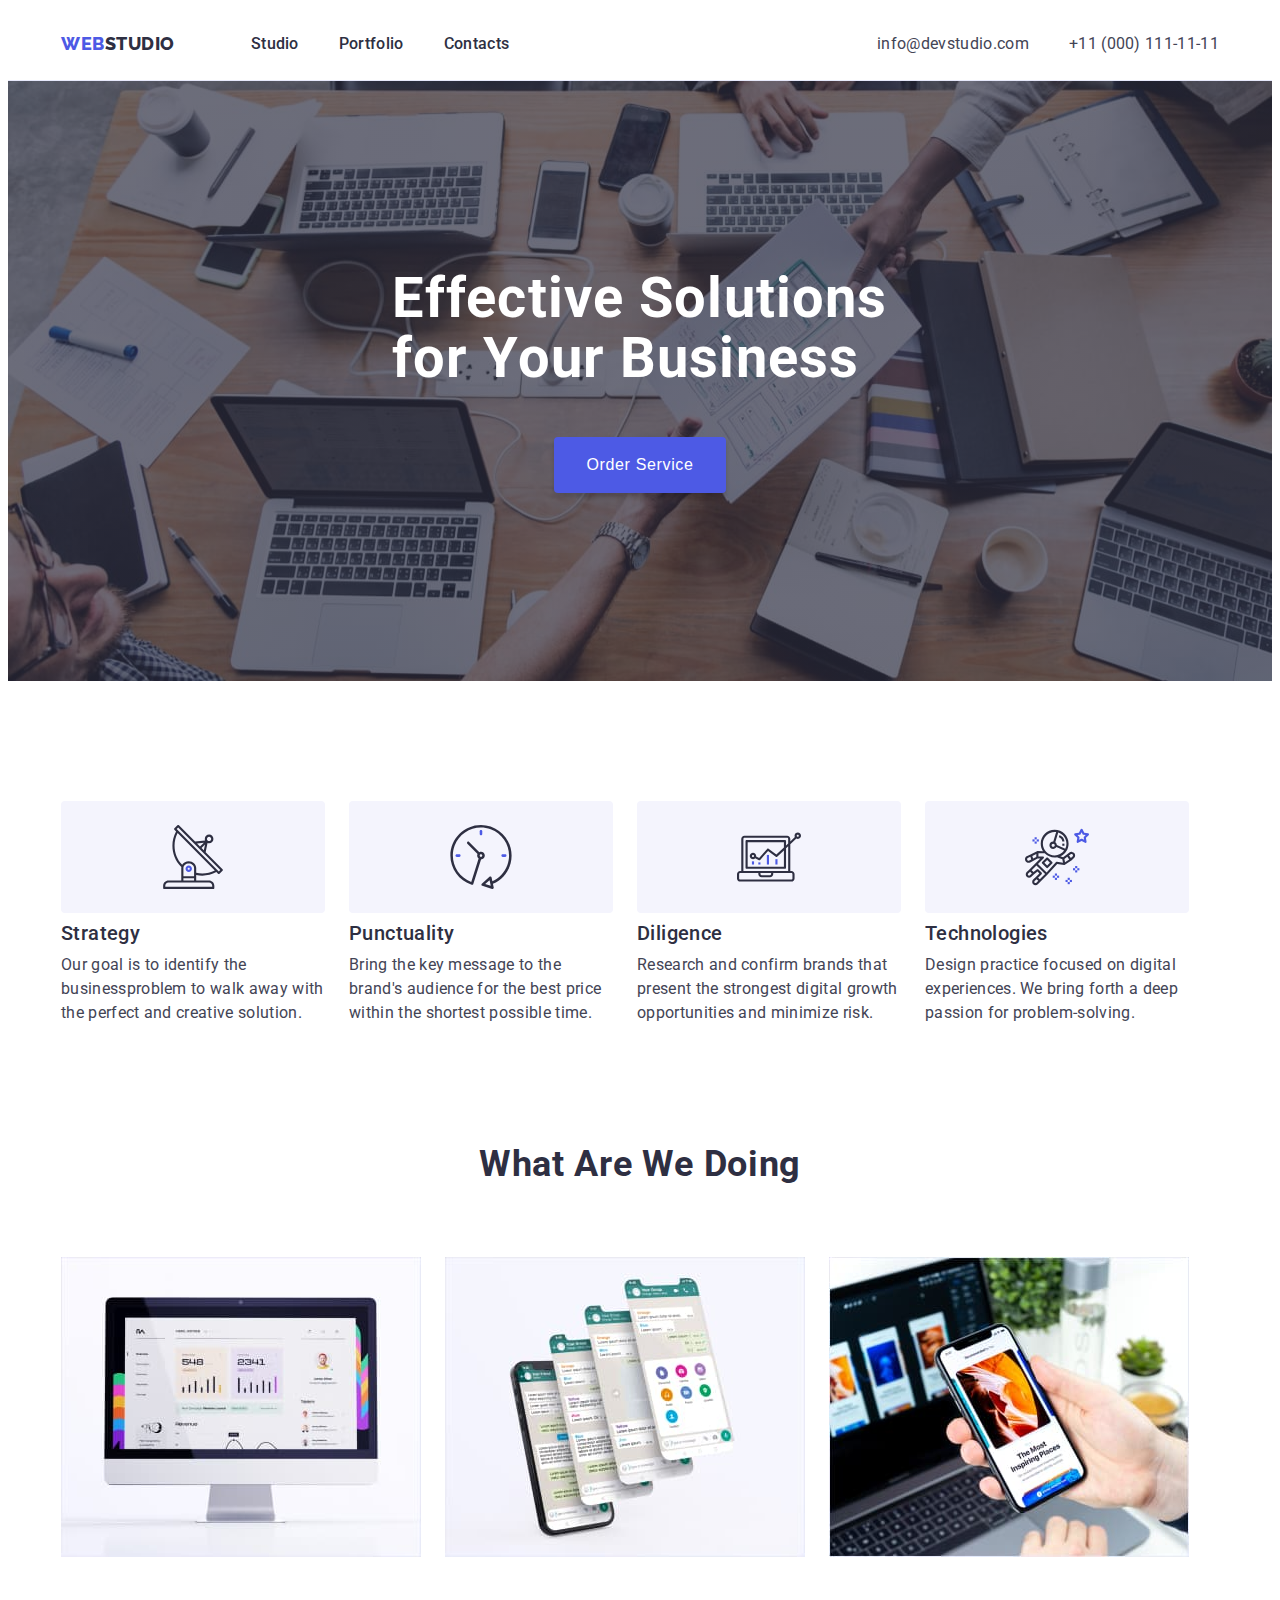
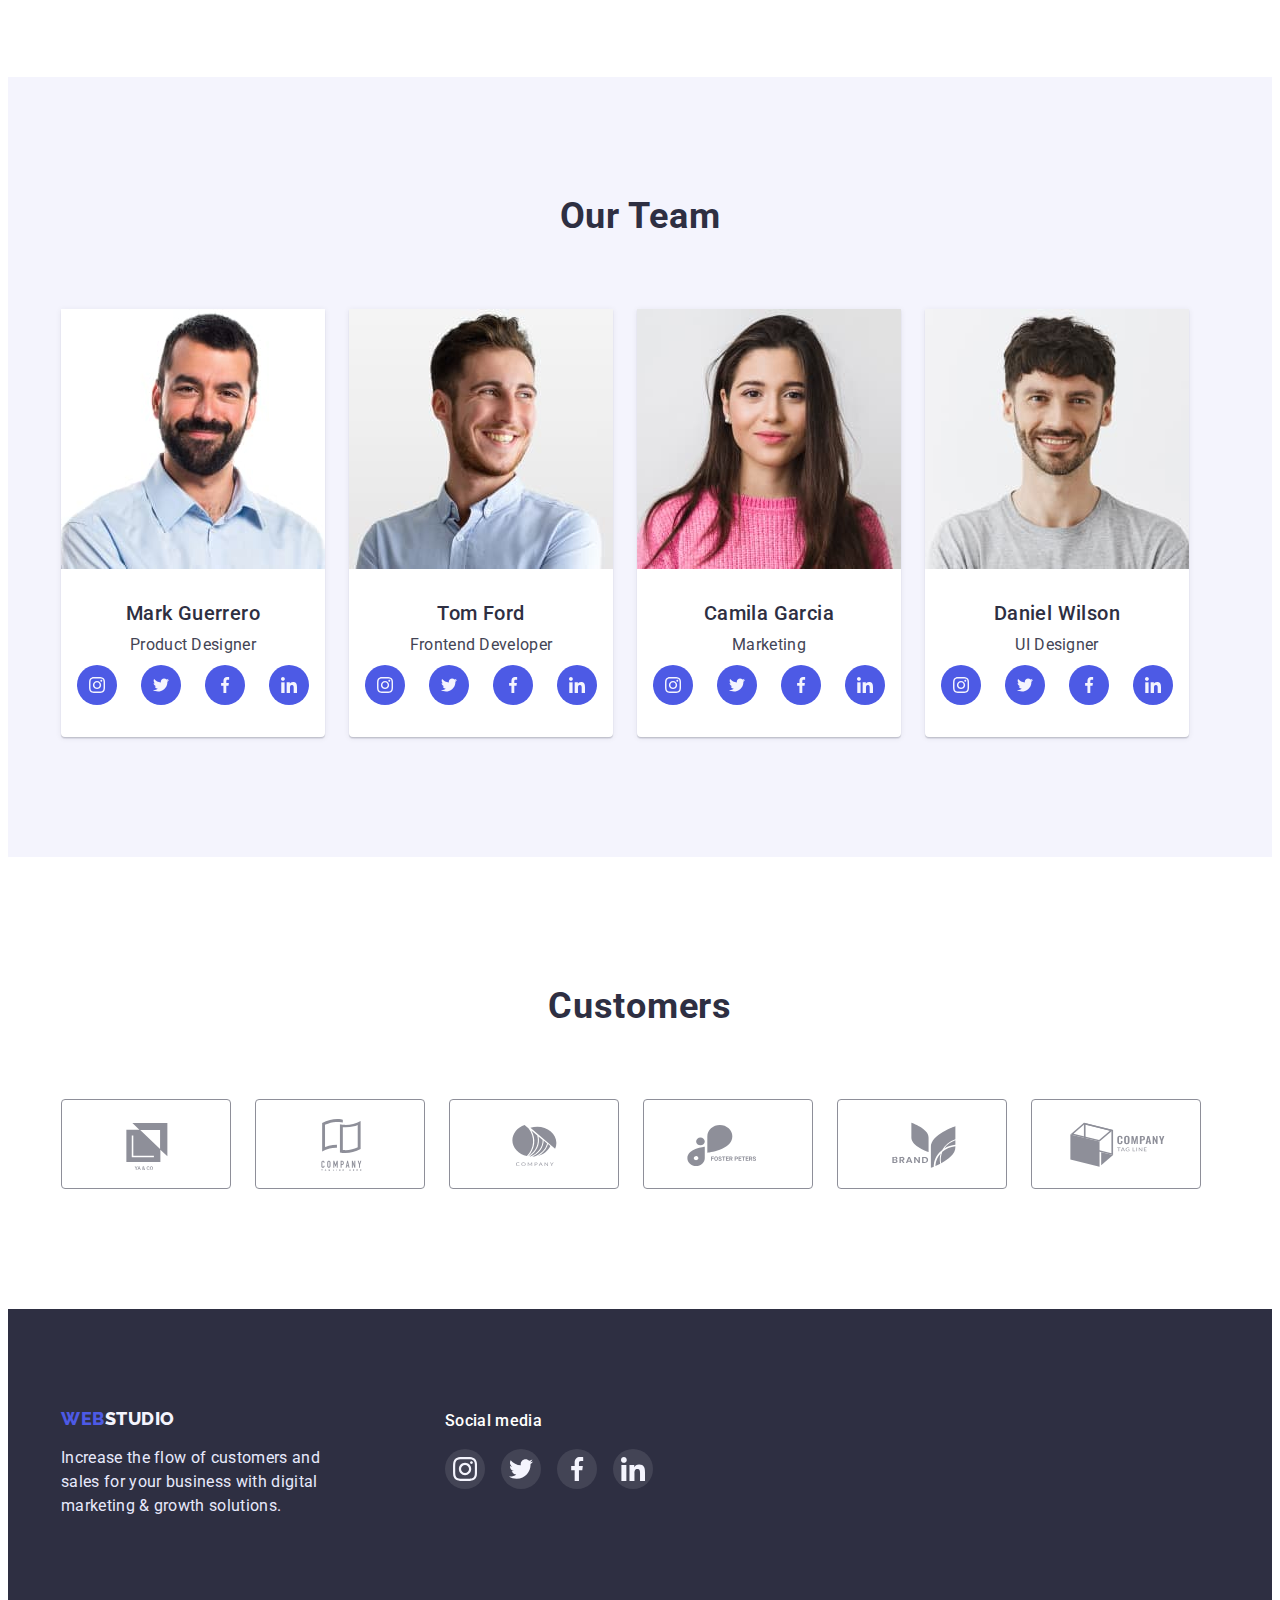
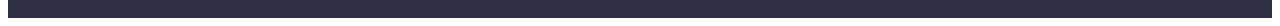
<file: index.html>
<!DOCTYPE html>
<html lang="en">

<head>
  <meta charset="UTF-8">
  <meta http-equiv="X-UA-Compatible" content="IE=edge">
  <meta name="viewport" content="width=device-width, initial-scale=1.0">
  <title>WebStudio</title>
  <link rel="preconnect" href="https://fonts.googleapis.com">
  <link rel="preconnect" href="https://fonts.gstatic.com" crossorigin>
  <link href="https://fonts.googleapis.com/css2?family=Raleway:wght@800&family=Roboto:wght@400;500;700;900&display=swap"
    rel="stylesheet" />
  <link rel="stylesheet" href="https://cdnjs.cloudflare.com/ajax/libs/modern-normalize/1.1.0/modern-normalize.min.css"
      integrity="sha512-wpPYUAdjBVSE4KJnH1VR1HeZfpl1ub8YT/NKx4PuQ5NmX2tKuGu6U/JRp5y+Y8XG2tV+wKQpNHVUX03MfMFn9Q=="
      crossorigin="anonymous" referrerpolicy="no-referrer" />
  
  <link rel="stylesheet" href="./css/styles.css">
</head>

<body>

  <header class="header">
    <div class="container header-container">
    <nav class="header-nav">
      <a class="header-logo link" href="/"><span class="header-logo-web">Web</span>Studio</a>
      <ul class="header-menu list">
        <li class="header-menu-item">
          <a class="header-menu-link link" href="./index.html">Studio</a>
        </li>
        <li class="header-menu-item">
          <a class="header-menu-link link" href="./portfolio.html">Portfolio</a>
        </li>
        <li class="header-menu-item">
          <a class="header-menu-link link" href="#Contacts">Contacts</a>
        </li>
      </ul>
    </nav>
    <address class="address">
      <ul class="address-menu list">
        <li class="address-item">
          <a class="mail link" href="mailto:info@devstudio.com">info@devstudio.com</a>
        </li>
        <li class="address-item">
          <a class="phone-number link" href="tel:+11(000)1111111">+11 (000) 111-11-11</a>
        </li>
      </ul>
    </address>
  </div>
  </header>

  <main>

    <section class="hero">
      <div class="container">
      <h1 class="hero-title">Effective Solutions for Your Business</h1>
      <button class="btn" type="button">Order Service</button>
      </div>
    </section>

    <section class="section">
      <div class="container">
      <h2 class="visually-hidden">features</h2>
      
      <ul class="features-menu list">
        <li class="features-item">
          <div class="features-social-list-link">
            <svg class="features-socisl-list-icon" width="64" height="64">
              <use href="./images/sprite.svg2.svg#icon-antenna-1"></use>
            </svg>
          </div>
          <h3 class="features-title">Strategy</h3>
          <p class="features-text">
            Our goal is to identify the businessproblem to walk away with the
            perfect and creative solution.
          </p>
        </li>
      <li class="features-item">
        <div class="features-social-list-link">
            <svg class="features-socisl-list-icon" width="64" height="64">
              <use href="./images/sprite.svg2.svg#icon-clock-1"></use>
            </svg>
          </div>
          <h3 class="features-title">Punctuality</h3>
          <p class="features-text">
            Bring the key message to the brand's audience for the best price
            within the shortest possible time.
          </p>
        </li>
        <li class="features-item">
          <div class="features-social-list-link">
            <svg class="features-socisl-list-icon" width="64" height="64">
              <use href="./images/sprite.svg2.svg#icon-diagram-1"></use>
            </svg>
          </div>
          <h3 class="features-title">Diligence</h3>
          <p class="features-text">
            Research and confirm brands that present the strongest digital
            growth opportunities and minimize risk.
          </p>
        </li>
        <li class="features-item">
          <div class="features-social-list-link">
            <svg class="features-socisl-list-icon" width="64" height="64">
              <use href="./images/sprite.svg2.svg#icon-astronaut-1"></use>
            </svg>
          </div>
          <h3 class="features-title">Technologies</h3>
          <p class="features-text">
            Design practice focused on digital experiences. We bring forth a
            deep passion for problem-solving.
          </p>
        </li>
      </ul>
    </div>
    </section>

    <section class="product">
      <div class="container">
      <h2 class="title">What are we doing</h2>
      <ul class="product-menu">
        <li class="product-item list">
          <img class="product-foto" src="./images/section2(1)/monitor.img.1.jpg" alt="monitor" width="360"
            height="300" />
        </li>
        <li class="product-item list">
          <img class="product-foto" src="./images/section2(1)/phone.img.2.jpg" alt="phone" width="360" height="300" />
        </li>
        <li class="product-item list">
          <img class="product-foto" src="./images/section2(1)/phone.img.3.jpg" alt="phone" width="360" height="300" />
        </li>
      </ul>
    </div>
    </section>

    <section class="team-section section">
      <div class="container">
      <h2 class="title">Our Team</h2>
      <ul class="team-menu foto">
        <li class="team-item list">
          <img class="team-foto" src="./images/section3(1)/mark-guerrero.img.jpg" alt="photos of employees" width="264"
            height="260" />
            <div class="team-description">
          <h3 class="team-title-foto">Mark Guerrero</h3>
          <p class="team-text">Product Designer</p>
          <ul class="social-list list">
            <li class="social-list-item">
              <a href="" class="social-list-link">
                <svg class="social-list-icon" width="16" height="16" >
                  <use href="./images/sprite.svg2.svg#icon-instagram-2"></use>
                </svg>
              </a>
            </li>
            <li class="social-list-item">
              <a href="" class="social-list-link">
                <svg class="social-list-icon" width="16" height="16" >
                  <use href="./images/sprite.svg2.svg#icon-twitter-1"></use>
                </svg>
              </a>
            </li>
            <li class="social-list-item">
              <a href="" class="social-list-link">
                <svg class="social-list-icon" width="16" height="16" >
                  <use href="./images/sprite.svg2.svg#icon-facebook-1"></use>
                </svg>
              </a>
            </li>
            <li class="social-list-item">
              <a href="" class="social-list-link">
                <svg class="social-list-icon" width="16" height="16" >
                  <use href="./images/sprite.svg2.svg#icon-linkedin-1"></use>
                </svg>
              </a>
            </li>
          </ul>
        </div>
        </li>
        <li class="team-item list">
          <img class="team-foto" src="./images/section3(1)/tom-ford.img.jpg" alt="photos of employees" width="264"
            height="260" />
            <div class="team-description">
          <h3 class="team-title-foto">Tom Ford</h3>
          <p class="team-text">Frontend Developer</p>
          <ul class="social-list list">
            <li class="social-list-item">
              <a href="" class="social-list-link">
                <svg class="social-list-icon" width="16" height="16">
                  <use href="./images/sprite.svg2.svg#icon-instagram-2"></use>
                </svg>
              </a>
            </li>
            <li class="social-list-item">
              <a href="" class="social-list-link">
                <svg class="social-list-icon" width="16" height="16">
                  <use href="./images/sprite.svg2.svg#icon-twitter-1"></use>
                </svg>
              </a>
            </li>
            <li class="social-list-item">
              <a href="" class="social-list-link">
                <svg class="social-list-icon" width="16" height="16">
                  <use href="./images/sprite.svg2.svg#icon-facebook-1"></use>
                </svg>
              </a>
            </li>
            <li class="social-list-item">
              <a href="" class="social-list-link">
                <svg class="social-list-icon" width="16" height="16">
                  <use href="./images/sprite.svg2.svg#icon-linkedin-1"></use>
                </svg>
              </a>
            </li>
          </ul>
        </div>
        </li>
        <li class="team-item list">
          <img class="team-foto" src="./images/section3(1)/camila-garcia.img.jpg" alt="photos of employees" width="264"
            height="260" />
            <div class="team-description">
          <h3 class="team-title-foto">Camila Garcia</h3>
          <p class="team-text">Marketing</p>
          <ul class="social-list list">
            <li class="social-list-item">
              <a href="" class="social-list-link">
                <svg class="social-list-icon" width="16" height="16">
                  <use href="./images/sprite.svg2.svg#icon-instagram-2"></use>
                </svg>
              </a>
            </li>
            <li class="social-list-item">
              <a href="" class="social-list-link">
                <svg class="social-list-icon" width="16" height="16">
                  <use href="./images/sprite.svg2.svg#icon-twitter-1"></use>
                </svg>
              </a>
            </li>
            <li class="social-list-item">
              <a href="" class="social-list-link">
                <svg class="social-list-icon" width="16" height="16">
                  <use href="./images/sprite.svg2.svg#icon-facebook-1"></use>
                </svg>
              </a>
            </li>
            <li class="social-list-item">
              <a href="" class="social-list-link">
                <svg class="social-list-icon" width="16" height="16">
                  <use href="./images/sprite.svg2.svg#icon-linkedin-1"></use>
                </svg>
              </a>
            </li>
          </ul>
        </div>
        </li>
        <li class="team-item list">
          <img class="team-foto" src="./images/section3(1)/daniel-wilson.img.jpg" alt="photos of employees" width="264"
            height="260" />
            <div class="team-description">
          <h3 class="team-title-foto">Daniel Wilson</h3>
          <p class="team-text">UI Designer</p>
          <ul class="social-list list">
            <li class="social-list-item">
              <a href="" class="social-list-link">
                <svg class="social-list-icon" width="16" height="16">
                  <use href="./images/sprite.svg2.svg#icon-instagram-2"></use>
                </svg>
              </a>
            </li>
            <li class="social-list-item">
              <a href="" class="social-list-link">
                <svg class="social-list-icon" width="16" height="16">
                  <use href="./images/sprite.svg2.svg#icon-twitter-1"></use>
                </svg>
              </a>
            </li>
            <li class="social-list-item">
              <a href="" class="social-list-link">
                <svg class="social-list-icon" width="16" height="16">
                  <use href="./images/sprite.svg2.svg#icon-facebook-1"></use>
                </svg>
              </a>
            </li>
            <li class="social-list-item">
              <a href="" class="social-list-link">
                <svg class="social-list-icon" width="16" height="16">
                  <use href="./images/sprite.svg2.svg#icon-linkedin-1"></use>
                </svg>
              </a>
            </li>
          </ul>
        </div>
        </li>
      </ul>
    </div>
    </section>
    

    <section class="customers">
      <div class="container">
       <h2 class="customers-title">Customers</h2>
       <ul class="customers-list">
        <li class="customers-item">
          <a href="" class="customers-link">
           <svg class="customers-svg">
              <use href="./images/sprite.svg2.svg#icon-Logo"></use>
            </svg>
          </a>
        </li>
        <li class="customers-list-item">
          <a href="" class="customers-link">
            <svg class="customers-svg"> 
              <use href="./images/sprite.svg2.svg#icon-Logo-1"></use>
            </svg>
          </a>
        </li>
        <li class="customers-item">
          <a href="" class="customers-link">
            <svg class="customers-svg"> 
              <use href="./images/sprite.svg2.svg#icon-Logo-2"></use>
            </svg>
           </a>
        </li>
        <li class="customers-item">
          <a href="" class="customers-link">
            <svg class="customers-svg">
              <use href="./images/sprite.svg2.svg#icon-Logo-3"></use>
            </svg>
          </a>
        </li>
        <li class="customers-item">
          <a href="" class="customers-link">
            <svg class="customers-svg">
              <use href="./images/sprite.svg2.svg#icon-Logo-4"></use>
            </svg>
            </a>
          </li>
        <li class="customers-item">
          <a href="" class="customers-link">
           <svg class="customers-svg"> 
              <use href="./images/sprite.svg2.svg#icon-Logo-5"></use>
            </svg>
          </a>
        </li>
       </ul>
      </div>
    </section>
  </main>

  <footer class="footer">
     
    <div class="container futer-container">
      <div class="container-logo">
    <a class="footer-link link" href="./index.html"><span class="logo-web">Web</span>Studio</a>
    <p class="footer-text">
      Increase the flow of customers and sales for your business with digital
      marketing & growth solutions.
    </p>
  </div>
  <div class="container-text">
    <p class="footer-title">Social media</p>
    <ul class="footer-list list">
      <li class="footer-list-item">
        <a href="" class="footer-list-link">
          <svg class="footer-list-icon" width="24" height="24">
            <use href="./images/sprite.svg2.svg#icon-instagram-2"></use>
          </svg>
        </a>
      </li>
      <li class="footer-list-item">
        <a href="" class="footer-list-link">
          <svg class="footer-list-icon" width="24" height="24">
            <use href="./images/sprite.svg2.svg#icon-twitter-1"></use>
          </svg>
        </a>
      </li>
      <li class="footer-list-item">
        <a href="" class="footer-list-link">
          <svg class="footer-list-icon" width="24" height="24">
            <use href="./images/sprite.svg2.svg#icon-facebook-1"></use>
          </svg>
        </a>
      </li>
      <li class="footer-list-item">
        <a href="" class="footer-list-link">
          <svg class="footer-list-icon" width="24" height="24">
            <use href="./images/sprite.svg2.svg#icon-linkedin-1"></use>
          </svg>
        </a>
      </li>
    </ul>
  </div>
  </div>
  </footer>
</body>

</html>
</file>
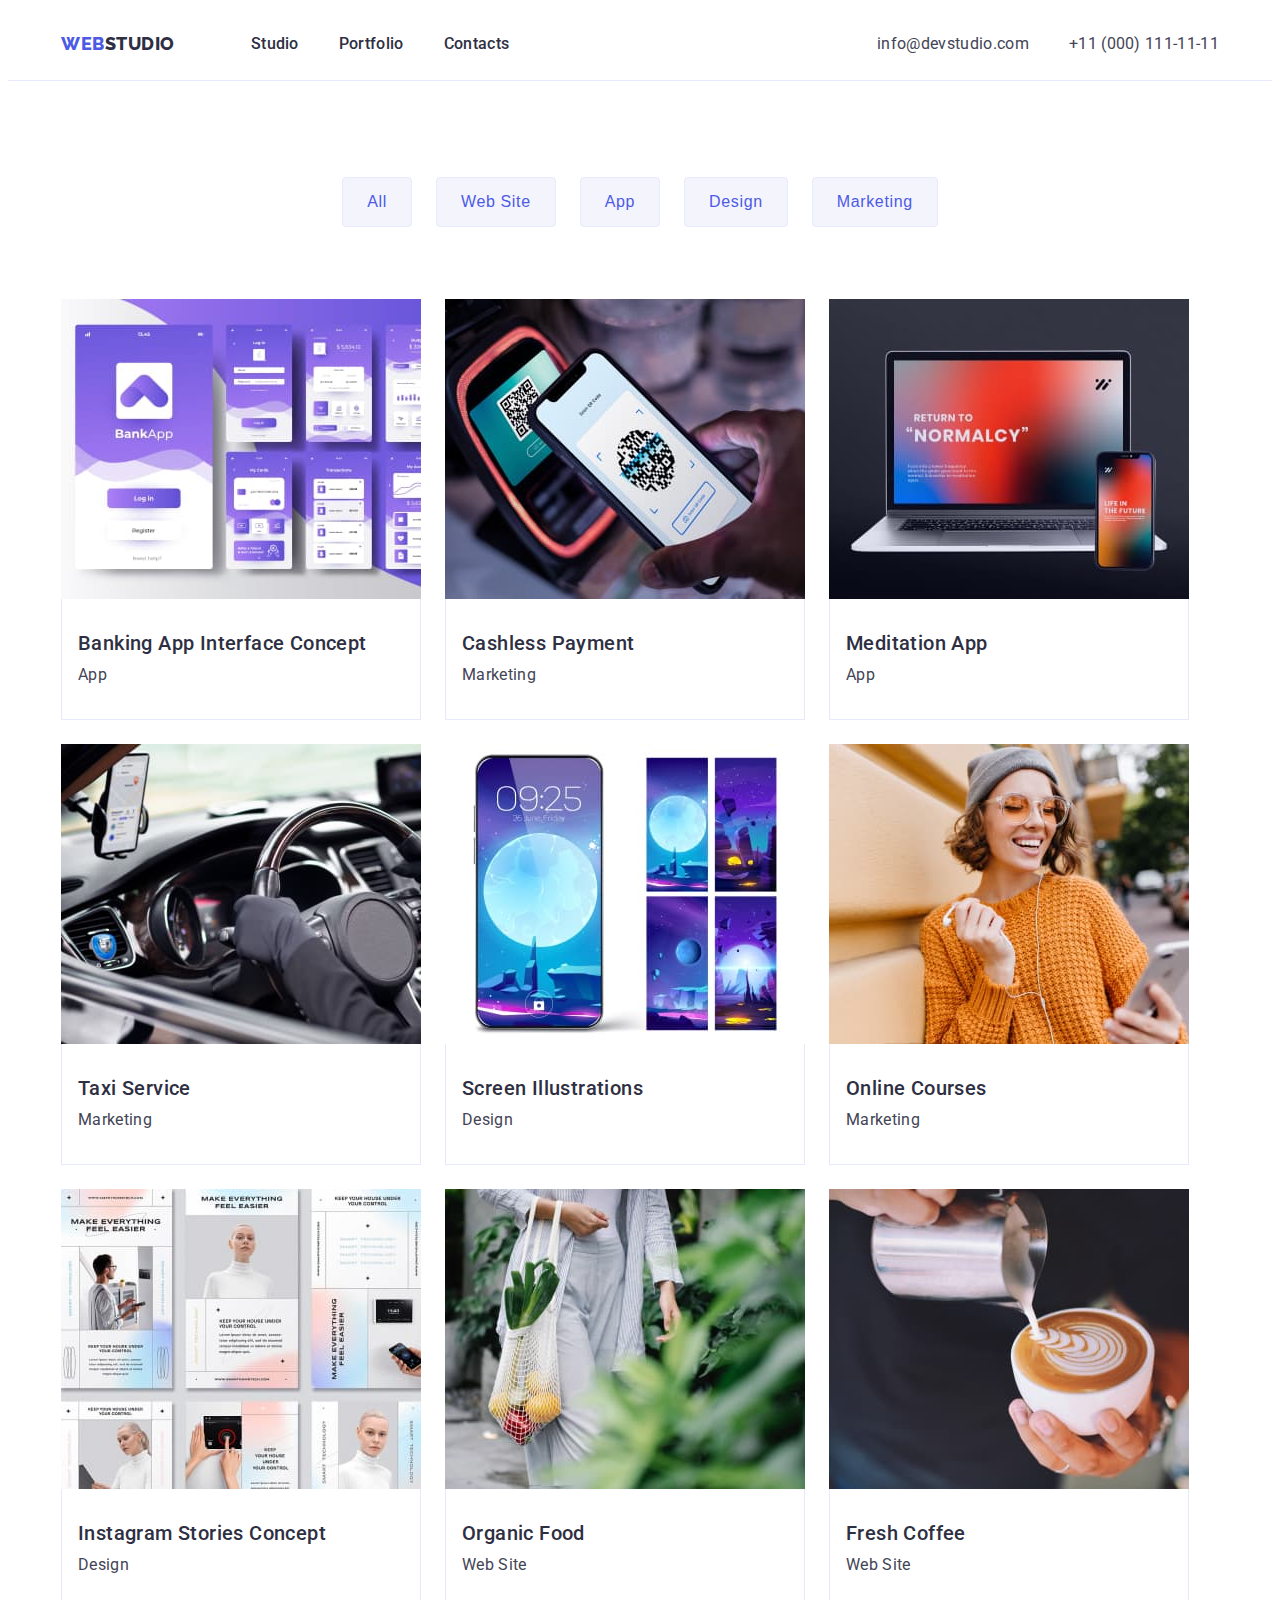
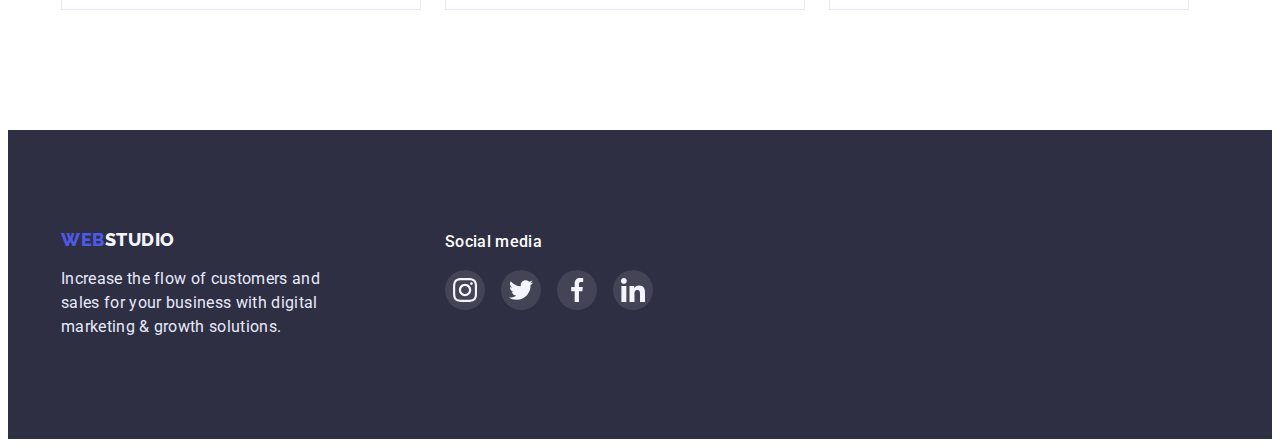
<file: portfolio.html>
<!DOCTYPE html>
<html lang="en">

<head>
    <meta charset="UTF-8">
    <meta http-equiv="X-UA-Compatible" content="IE=edge">
    <meta name="viewport" content="width=device-width, initial-scale=1.0">
    <title>Portfolio</title>
    <link rel="preconnect" href="https://fonts.googleapis.com">
    <link rel="preconnect" href="https://fonts.gstatic.com" crossorigin>
    <link
        href="https://fonts.googleapis.com/css2?family=Raleway:wght@800&family=Roboto:wght@400;500;700;900&display=swap"
        rel="stylesheet" />
    <link rel="stylesheet" href="https://cdnjs.cloudflare.com/ajax/libs/modern-normalize/1.1.0/modern-normalize.min.css"
            integrity="sha512-wpPYUAdjBVSE4KJnH1VR1HeZfpl1ub8YT/NKx4PuQ5NmX2tKuGu6U/JRp5y+Y8XG2tV+wKQpNHVUX03MfMFn9Q=="
            crossorigin="anonymous" referrerpolicy="no-referrer" />
    
    <link rel="stylesheet" href="./css/styles.css">
</head>

<body>

    <header class="header">
        <div class="container header-container">
            <nav class="header-nav">
                <a class="header-logo link" href="/"><span class="header-logo-web">Web</span>Studio</a>
                <ul class="header-menu list">
                    <li class="header-menu-item">
                        <a class="header-menu-link link" href="./index.html">Studio</a>
                    </li>
                    <li class="header-menu-item">
                        <a class="header-menu-link link" href="./portfolio.html">Portfolio</a>
                    </li>
                    <li class="header-menu-item">
                        <a class="header-menu-link link" href="#Contacts">Contacts</a>
                    </li>
                </ul>
            </nav>
            <address class="address">
                <ul class="address-menu list">
                    <li class="address-item">
                        <a class="mail link" href="mailto:info@devstudio.com">info@devstudio.com</a>
                    </li>
                    <li class="address-item">
                        <a class="phone-number link" href="tel:+11(000)1111111">+11 (000) 111-11-11</a>
                    </li>
                </ul>
            </address>
        </div>
    </header>

    <main>
        <section class="portfolio">
            <div class="container">
            <h1 class="visually-hidden">Portfolio</h1>
            <ul class="filter-menu link">
                <li class="filter-item list">
                    <button class="filter-btn" type="button">All</button>
                </li>
                <li class="filter-item list">
                    <button class="filter-btn" type="button">Web Site</button>
                </li>
                <li class="filter-item list">
                    <button class="filter-btn" type="button">App</button>
                </li>
                <li class="filter-item list">
                    <button class="filter-btn" type="button">Design</button>
                </li>
                <li class="filter-item list">
                    <button class="filter-btn" type="button">Marketing</button>
                </li>
            </ul>
            
            <ul class="portfolio-menu">
                <li class="portfolio-item list">
                    <a class="portfolio-link" href="">
                        <img class="portfolio-img" src="./images/rov(2)/interface.img.1.jpg" alt="interface" width="360"
                            height="300">
                    <div class="portfolio-description">
                    <h2 class="portfolio-title">Banking App Interface Concept</h2>
                    <p class="portfolio-text">App</p>
                </div>
            </a>
                </li>
                <li class="portfolio-item list">
                    <a class="portfolio-link" href="">
                        <img class="portfolio-img" src="./images/rov(2)/phone.img.2.jpg" alt="phone" width="360"
                            height="300">
                    <div class="portfolio-description">
                    <h2 class="portfolio-title">Cashless Payment</h2>
                    <p class="portfolio-text">Marketing</p>
                </div>
            </a>
                </li>
                <li class="portfolio-item list">
                    <a class="portfolio-link" href="">
                        <img class="portfolio-img" src="./images/rov(2)/nout.img.3.jpg" alt="nout" width="360"
                            height="300">
                        <div class="portfolio-description">
                    <h2 class="portfolio-title">Meditation App</h2>
                    <p class="portfolio-text">App</p>
                </div>
            </a>
                </li>
                <li class="portfolio-item list">
                    <a class="portfolio-link" href="">
                        <img class="portfolio-img" src="./images/rov(2)/auto.img.4.jpg" alt="auto" width="360"
                            height="300">
                        <div class="portfolio-description">
                    <h2 class="portfolio-title">Taxi Service</h2>
                    <p class="portfolio-text">Marketing</p>
                </div>
            </a>
                </li>
                <li class="portfolio-item list">
                    <a class="portfolio-link" href="">
                        <img class="portfolio-img" src="./images/rov(2)/illustrations.img.5.jpg" alt="illustrations"
                            width="360" height="300">
                        <div class="portfolio-description">
                    <h2 class="portfolio-title">Screen Illustrations</h2>
                    <p class="portfolio-text">Design</p>
                    </div>
                </a>
                </li>
                <li class="portfolio-item list">
                    <a class="portfolio-link" href="">
                        <img class="portfolio-img" src="./images/rov(2)/online.img.6.jpg" alt="online" width="360"
                            height="300">
                        <div class="portfolio-description">
                    <h2 class="portfolio-title">Online Courses</h2>
                    <p class="portfolio-text">Marketing</p>
                </div>
           </a>
                </li>
                <li class="portfolio-item list">
                    <a class="portfolio-link" href="">
                        <img class="portfolio-img" src="./images/rov(2)/instagram.img.7.jpg" alt="instagram" width="360"
                            height="300">
                        <div class="portfolio-description">
                    <h2 class="portfolio-title">Instagram Stories Concept</h2>
                    <p class="portfolio-text">Design</p>
                </div>
            </a>
                </li>
                <li class="portfolio-item list">
                    <a class="portfolio-link" href="">
                        <img class="portfolio-img" src="./images/rov(2)/organic.img.8.jpg" alt="organic" width="360"
                            height="300">
                        <div class="portfolio-description">
                    <h2 class="portfolio-title">Organic Food</h2>
                    <p class="portfolio-text">Web Site</p>
                </div>
            </a>
                </li>
                <li class="portfolio-item list">
                    <a class="portfolio-link" href="">
                        <img class="portfolio-img" src="./images/rov(2)/coffee.img.9.jpg" alt="coffee" width="360"
                            height="300">
                       <div class="portfolio-description">
                    <h2 class="portfolio-title">Fresh Coffee</h2>
                    <p class="portfolio-text">Web Site</p>
                </div>
           </a>
                </li>
            </ul>
        </div>
        </section>
    </main>

    <footer class="footer">
    
        <div class="container futer-container">
            <div class="container-logo">
                <a class="footer-link link" href="./index.html"><span class="logo-web">Web</span>Studio</a>
                <p class="footer-text">
                    Increase the flow of customers and sales for your business with digital
                    marketing & growth solutions.
                </p>
            </div>
            <div class="container-text">
                <p class="footer-title">Social media</p>
                <ul class="footer-list list">
                    <li class="footer-list-item">
                        <a href="" class="footer-list-link">
                            <svg class="footer-list-icon" width="24" height="24">
                                <use href="./images/sprite.svg2.svg#icon-instagram-2"></use>
                            </svg>
                        </a>
                    </li>
                    <li class="footer-list-item">
                        <a href="" class="footer-list-link">
                            <svg class="footer-list-icon" width="24" height="24">
                                <use href="./images/sprite.svg2.svg#icon-twitter-1"></use>
                            </svg>
                        </a>
                    </li>
                    <li class="footer-list-item">
                        <a href="" class="footer-list-link">
                            <svg class="footer-list-icon" width="24" height="24">
                                <use href="./images/sprite.svg2.svg#icon-facebook-1"></use>
                            </svg>
                        </a>
                    </li>
                    <li class="footer-list-item">
                        <a href="" class="footer-list-link">
                            <svg class="footer-list-icon" width="24" height="24">
                                <use href="./images/sprite.svg2.svg#icon-linkedin-1"></use>
                            </svg>
                        </a>
                    </li>
                </ul>
            </div>
        </div>
    </footer>
    </body>


</html>
</file>
<file: css/styles.css>
:root {

    --acent-color: #404BBF;
    --primary-acent-color: #E7E9FC;
    --secondary-acent-color: #4D5AE5;
    --tertiary-acent-color: #F4F4FD;
    --primary-font: 'Roboto', sans-serif;
    --secondary-font: 'Raleway', sans-serif;
    --primary-text-color: #2E2F42;
    --secondary-text-color: #434455;
    --tertiary-text-color: #FFFFFF;
    --icon-color: #8E8F99;
}

ul {
    list-style: none;
    padding: 0;
    margin: 0;
}

h1,
h2,
h3,
p {
    margin: 0;
    margin-bottom: 0;
}

a {
    text-decoration: none;
}

img {
    display: block;
    height: auto;
    width: 100%;
}

address {
    font-style: normal;
}

.visually-hidden {
    position: absolute;
    width: 1px;
    height: 1px;
    margin: -1px;
    border: 0;
    padding: 0;

    white-space: nowrap;
    clip-path: inset(100%);
    clip: rect(0 0 0 0);
    overflow: hidden;
}

.list {
    list-style: none;
}

.link {
    text-decoration: none;
}



body {
    font-family: var(--primary-font);
    background-color: var(--tertiary-text-color)
}

.container {
    width: 1158px;
    margin-left: auto;
    margin-right: auto;
    padding-left: 15px;
    padding-right: 15px;
    /* outline: 2px solid red; */
}

.title {
    margin-bottom: 72px;
    font-size: 36px;
    line-height: 1.11;
    text-align: center;
    letter-spacing: 0.02em;
    text-transform: capitalize;
    color: var(--primary-text-color);
}



/*============================= HEADER ====================== */

.header {
   
    border-bottom: 1px solid var(--primary-acent-color);
}

.header-container {
    display: flex;
    align-items: center;
    justify-content: space-between;
}

.header-nav {
    display: flex;
    align-items: center;
}

.header-logo {
    font-family: var(--secondary-font);
    font-weight: 800;
    font-size: 18px;
    line-height: 1.33;
    letter-spacing: 0.03em;
    text-transform: uppercase;
    color: var(--primary-text-color);
    margin-right: 76px;
}

.header-logo-web {
    font-family: var(--secondary-font);
    font-weight: 800;
    font-size: 18px;
    line-height: 1.33;
    letter-spacing: 0.03em;
    text-transform: uppercase;
    color: var(--secondary-acent-color);
}

.header-menu {
    display: flex;
    align-items: center;
}

.header-menu-item:not(:last-child) {
    margin-right: 40px;
}

.header-menu-link {
    display: block;
    padding: 24px 0;
    font-weight: 500;
    line-height: 1.5;
    letter-spacing: 0.02em;
    color: var(--primary-text-color);
}

.header-menu-link:hover,
.header-menu-link:focus {
    color: var(--acent-color);
}

.address-menu {
    display: flex;
    align-items: center;
}

.mail {
    font-style: normal;
    line-height: 1.5;
    letter-spacing: 0.02em;
    color: var(--secondary-text-color);
    margin-right: 40px;
}

.mail:hover,
.mail:focus {
    color: var(--acent-color);
}

.phone-number {
    font-style: normal;
    font-size: 16px;
    line-height: 1.5;
    letter-spacing: 0.02em;

    color: var(--secondary-text-color);
}

.phone-number:hover,
.phone-number:focus {
    color: var(--acent-color);
}


/*===================== MEIN =====================*/

/*===================== HERO =====================*/

.hero {
    max-width: 1440px;
    margin: 0 auto;
    padding-top: 188px;
    padding-bottom: 188px;
    background: var(--primary-text-color);
   background-image: linear-gradient(rgba(46, 47, 66, 0.7), rgba(46, 47, 66, 0.7)), url('../images/hero/people-office\ 1.jpg');
   background-size: cover;
   
}

.hero-title {
    font-size: 56px;
    line-height: 1.07;
    letter-spacing: 0.02em;
    margin-bottom: 48px;
    max-width: 496px;
    margin-left: auto;
    margin-right: auto;

    color: var(--tertiary-text-color);
}

.btn {
    font-weight: 500;
    font-size: 16px;
    line-height: 1.5;
    letter-spacing: 0.04em;
    display: block;
    margin-left: auto;
    margin-right: auto;
    min-width: 169px;
    padding: 16px 32px;
    color: var(--tertiary-text-color);
    background-color: var(--secondary-acent-color);
    box-shadow: 0px 4px 4px rgba(0, 0, 0, 0.15);
    border-radius: 4px;
    border: none;
    cursor: pointer;

}

.btn:hover,
.btn:focus {
    background-color: var(--acent-color);
    color: var(--tertiary-text-color);
}

/* ====================== FEATURES ================= */


.features-social-list-link {
    margin-bottom: 8px;
    display: flex;
    justify-content: center;
    align-items: center;
    width: 40px;
    height: 40px;
    width: 264px;
    height: 112px;
    background: var(--tertiary-acent-color);
    border-radius: 4px;
}

.features-menu {
    display: flex;
    gap: 24px;
}

.features-item {
    width: 264px;
}

.features-title {
    font-weight: 500;
    font-size: 20px;
    line-height: 1.2;
    letter-spacing: 0.02em;
    margin-bottom: 8px;
    color: var(--primary-text-color);
}

.features-text {
    line-height: 1.5;
    letter-spacing: 0.02em;
    color: var(--secondary-text-color);
}

/* ======================= PRODUCT ================ */
.product {
    padding-bottom: 120px;
}

.product-menu {
    display: flex;
    gap: 24px;
}




/*  SECTION-TEAM   */

.section {
    padding-top: 120px;
    padding-bottom: 120px;
}

.team-section {
    background: var(--tertiary-acent-color)
}

.team-menu {
    display: flex;
    gap: 24px;
}

.team-item {
    background: var(--tertiary-text-color);
    box-shadow: 0px 1px 6px rgba(46, 47, 66, 0.08), 0px 1px 1px rgba(46, 47, 66, 0.16), 0px 2px 1px rgba(46, 47, 66, 0.08);
    border-radius: 0px 0px 4px 4px;
}

.team-description {
    padding-top: 32px;
    padding-bottom: 32px;
}

.team-title-foto {
    margin-bottom: 8px;
    font-weight: 500;
    font-size: 20px;
    line-height: 1.2;
    text-align: center;
    letter-spacing: 0.02em;

    color: var(--primary-text-color);
}

.team-text {
    margin-bottom: 8px;
    line-height: 1.5;
    text-align: center;
    letter-spacing: 0.02em;
    color: var(--secondary-text-color);
}

.social-list {
    display: flex;
    justify-content: center;
    gap: 24px;
}

.social-list-link {
    display: flex;
    justify-content: center;
    align-items: center;
    width: 40px;
    height: 40px;
    border-radius: 50%;
    fill: var(--tertiary-acent-color);
    background-color: var(--secondary-acent-color);
}

.social-list-link:hover,
.social-list-link:focus {
    background-color: var(--acent-color);

}

/* ========= PORTFOLIO ============ */

.portfolio {
    padding-top: 96px;
    padding-bottom: 120px;
}

.filter-btn {
    
    display: block;
    font-weight: 500;
    font-size: 16px;
    line-height: 1.5;
    letter-spacing: 0.04em;
    padding: 12px 24px;
    border: 1px solid var(--primary-acent-color);
    border-radius: 4px;
    color: var(--secondary-acent-color);
    background: var(--tertiary-acent-color);
    cursor: pointer;
}

.filter-menu {
    margin-bottom: 72px;
    justify-content: center;
    display: flex;
    gap: 24px;
}

.filter-btn:hover,
.filter-btn:focus {
    background-color: var(--acent-color);
    color: var(--tertiary-text-color);
}

.portfolio-menu {
    display: flex;
    align-items: center;
    flex-wrap: wrap;
    gap: 24px;
}

.portfolio-item:hover {
    box-shadow: 0px 1px 6px rgba(46, 47, 66, 0.08), 0px 1px 1px rgba(46, 47, 66, 0.16), 0px 2px 1px rgba(46, 47, 66, 0.08);
}

.portfolio-description {
    background:var(--tertiary-text-color);
    border: 1px solid var(--primary-acent-color);
    padding-top: 32px;
    padding-bottom: 32px;
    padding-left: 16px;
    border-top: none;
}

.portfolio-title {
    font-weight: 500;
    font-size: 20px;
    line-height: 1.2;
    letter-spacing: 0.02em;
    margin-bottom: 8px;
    color: var(--primary-text-color);
}

.portfolio-text {
    line-height: 1.5;
    letter-spacing: 0.02em;
    color: var(--secondary-text-color);
}

/* ============== customers =========== */

.customers {
    padding-top: 130px;
    padding-bottom: 120px;
}

.customers-title {
    margin-bottom: 72px;
    font-size: 36px;
    line-height: 1.11;
    text-align: center;
    letter-spacing: 0.02em;
    text-transform: capitalize;
    color: var(--primary-text-color);
}

.customers-list {
   display: flex;
    gap: 24px;
}

.customers-link {
    display: flex;
    justify-content: center;
    align-items: center; 
    width: 168px;
    height: 88px;
    fill:var(--icon-color);
    border: 1px solid var(--icon-color);
    border-radius: 4px;
    
}

.customers-svg { 
   width: 104px;
    height: 56px;    
}

.customers-link:hover,
.customers-link:focus {
    fill: var(--acent-color);
    border: 1px solid var(--acent-color);
}
/*=================== FOOTER ============ */

.footer {
    padding-top: 100px;
    padding-bottom: 100px;
    background: var(--primary-text-color);
}

.futer-container {
   display: flex;
}

.footer-link {

    font-family: var(--secondary-font);
    font-weight: 800;
    font-size: 18px;
    line-height: 1.16;
    letter-spacing: 0.03em;
    text-transform: uppercase;

    color: var(--tertiary-acent-color);
}

.logo-web {

    font-family: var(--secondary-font);
    font-weight: 800;
    font-size: 18px;
    line-height: 1.16;
    letter-spacing: 0.03em;
    text-transform: uppercase;
    color: var(--secondary-acent-color)
}



.footer-text {
   margin-top: 16px;
    width: 264px;
    line-height: 1.5;
    letter-spacing: 0.02em;
    color: var(--primary-acent-color);
}

.container-logo {
    margin-right: 120px;
}

.footer-title {
    margin-bottom: 16px;
    font-weight: 500;
    line-height: 1.5;
    letter-spacing: 0.02em;
     color: var(--tertiary-text-color);
}

.footer-list {
    display: flex;
    justify-content: center;
    gap: 16px;
}

.footer-list-link {
    
    display: flex;
    justify-content: center;
    align-items: center;
    width: 40px;
    height: 40px;
    border-radius: 50%;
    fill: var(--tertiary-acent-color);
    background-color: rgba(255, 255, 255, 0.1);
}

.footer-list-link:hover,
.footer-list-link:focus {
    background-color: #31D0AA;
}
</file>
